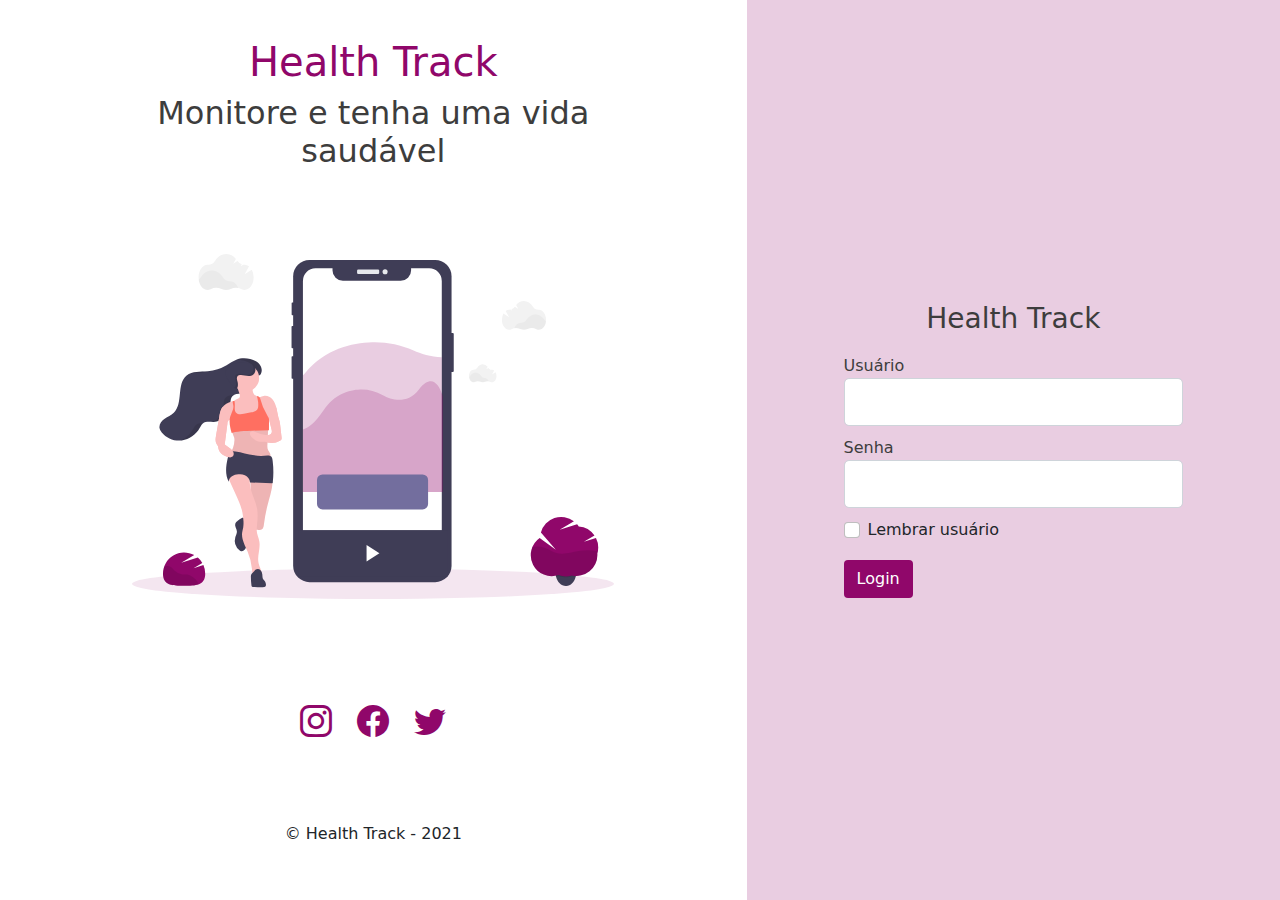
<file: src/index.html>
<!doctype html>
<html lang="pt-br">

<head>
    <meta charset="utf-8">
    <meta name="keywords" content="healthTrack, hands-on, fiap">
    <meta name="viewport" content="width=device-width, initial-scale=1">

    <!-- Bootstrap CSS -->
    <link href="css/bootstrap.min.css" rel="stylesheet">
    <link rel="stylesheet" href="https://cdn.jsdelivr.net/npm/bootstrap-icons@1.5.0/font/bootstrap-icons.css">

    <!-- Additional CSS -->
    <link href="css/healthTrack.colors.css" rel="stylesheet">
    <link href="css/healthTrack.metrics.css" rel="stylesheet">

    <title>Login - HealthTrack</title>
</head>

<body>
    <section class="container-fluid row p-0 m-0">
        <div class="col-md-7 ht-bg-white d-flex align-content-around justify-content-center flex-wrap">            
            <div class="col-md-8 col-sm-12 text-center">
                <h1 class="ht-primary ">Health Track</h1>
                <h2 class="ht-black">Monitore e tenha uma vida saudável</h2>
            </div>           
            <figure class="figure col-md-8 col-sm-12">
                <img src="img/svg/fitApp.svg" class="figure-img img-fluid"
                    alt="Mulher correndo ao lado de um smartphone com um app de saúde">
            </figure>            
            <div class="text-center col-md-8 col-sm-12">
                <i class="bi-instagram ht-primary ht-icon"></i>
                <i class="bi-facebook ht-primary ht-icon"></i>
                <i class="bi-twitter ht-primary ht-icon"></i>
            </div>
            <p class="text-center col-md-8 col-sm-12">© Health Track - 2021</p>
        </div>
        <div class="col-md-5 ht-bg-primary-light d-flex align-content-around justify-content-center flex-wrap">
            <form class="col-8" action="dashboard.html">
                <div class="row d-flex justify-content-center align-content-center">                    
                    <h3 class="ht-black col-md-8 text-center col-8">Health Track</h3>
                </div>
                <div class="form-group">
                    <label class="ht-black" for="username">Usuário</label>
                    <input type="text" class="form-control form-control-lg" id="username">
                </div>
                <div class="form-group">
                    <label class="ht-black" for="password">Senha</label>
                    <input type="password" class="form-control form-control-lg" id="password">
                </div>
                <div class="form-group">
                    <div class="form-check">
                        <input class="form-check-input" type="checkbox" id="gridCheck">
                        <label class="form-check-label" for="gridCheck">
                            Lembrar usuário
                        </label>
                    </div>
                </div>
                <button type="submit" class="btn ht-bg-primary ht-white mt-3">Login</button>
            </form>
        </div>
    </section>

    <script src="js/bootstrap.bundle.min.js"></script>
</body>

</html>
</file>
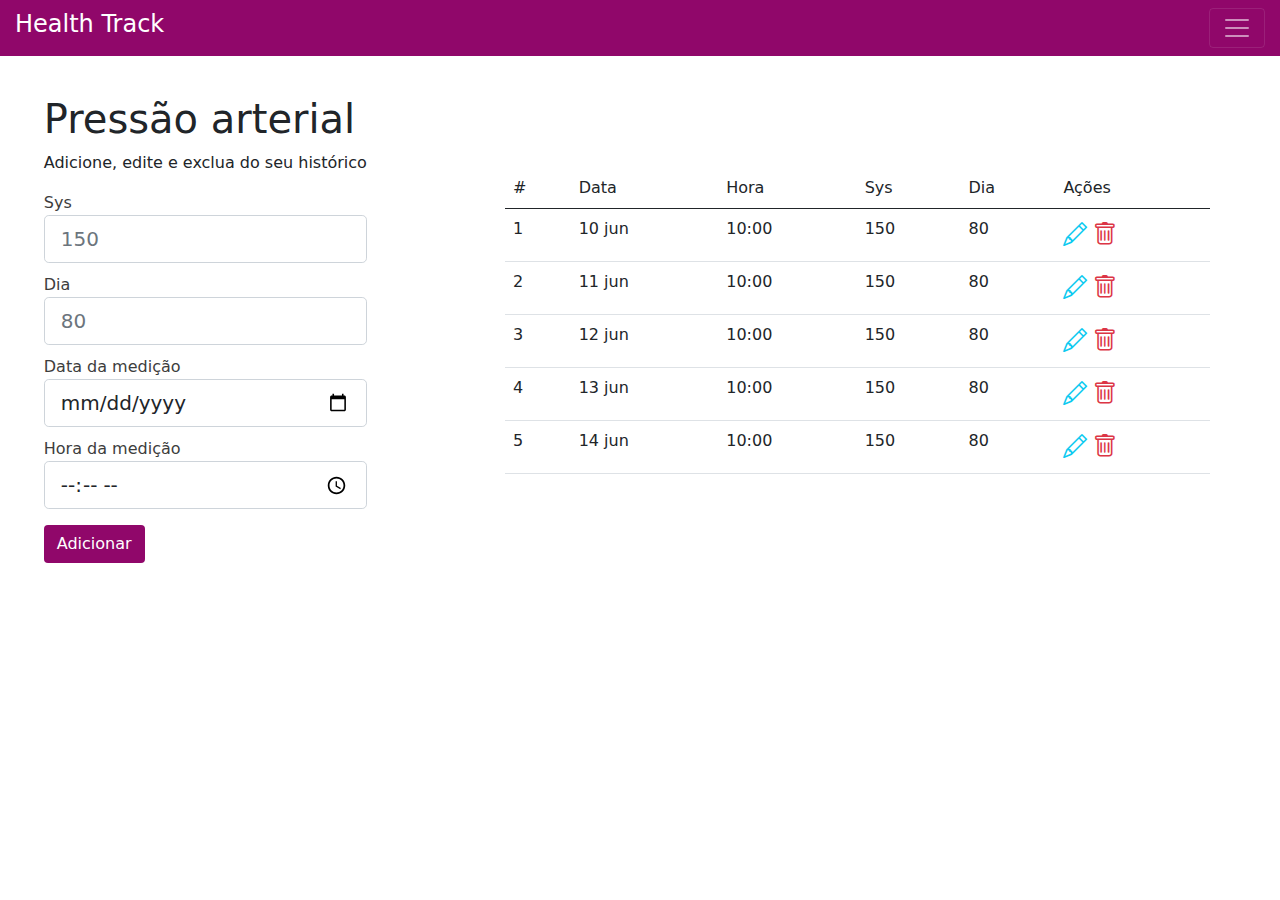
<file: src/bloodPressure.html>
<!doctype html>
<html lang="pt-br">

<head>
    <meta charset="utf-8">
    <meta name="keywords" content="healthTrack, hands-on, fiap">
    <meta name="viewport" content="width=device-width, initial-scale=1">

    <!-- Bootstrap CSS -->
    <link href="css/bootstrap.min.css" rel="stylesheet">
    <link rel="stylesheet" href="https://cdn.jsdelivr.net/npm/bootstrap-icons@1.5.0/font/bootstrap-icons.css">

    <!-- Additional CSS -->
    <link href="css/healthTrack.colors.css" rel="stylesheet">
    <link href="css/healthTrack.metrics.css" rel="stylesheet">

    <title>Relatório - HealthTrack</title>
</head>

<body>
    <section class="container-fluid row p-0 m-0">
        <div class="pos-f-t p-0 m-0">
            <div class="collapse" id="navbarToggleExternalContent">
                <div class="ht-bg-primary p-4">
                    <h5 class="text-white h4">Menu</h5>
                    <tr>
                        <td><a class="text-white menu-item p-1" href="weight.html">Pesos</a></td>
                        <td><a class="text-white menu-item p-1" href="bloodPressure.html">Pressão Arterial</a></td>
                        <td><a class="text-white menu-item p-1" href="goals.html">Metas</a></td>
                        <td><a class="text-white menu-item p-1" href="report.html">Relatório</a></td>
                        <td><a class="text-white menu-item p-1" href="index.html">Sair</a></td>
                    </tr>
                </div>
            </div>
            <nav class="navbar navbar-dark ht-bg-primary">
                <a href="dashboard.html">
                    <h2 class="ht-white">Health Track</h2>
                </a>
                <button class="navbar-toggler" type="button" data-toggle="collapse"
                    data-target="#navbarToggleExternalContent" aria-controls="navbarToggleExternalContent"
                    aria-expanded="false" aria-label="Toggle navigation">
                    <span class="navbar-toggler-icon"></span>
                </button>
            </nav>
            <div class="row h-50 mt-5">
                <div class="col-md-4 h-100 d-flex align-content-center justify-content-center flex-wrap">
                    <div>
                        <h1>Pressão arterial</h1>
                        <p>Adicione, edite e exclua do seu histórico</p>
                        <div>
                            <form class="col-12" action="#">
                                <div class="form-group">
                                    <label class="ht-black" for="sys">Sys</label>
                                    <input type="number" class="form-control form-control-lg" id="sys"
                                        placeholder="150">
                                </div>
                                <div class="form-group">
                                    <label class="ht-black" for="dia">Dia</label>
                                    <input type="number" class="form-control form-control-lg" id="dia"
                                        placeholder="80">
                                </div>                                
                                <div class="form-group">
                                    <label class="ht-black" for="date">Data da medição</label>
                                    <input type="date" class="form-control form-control-lg" id="date">
                                </div>
                                <div class="form-group">
                                    <label class="ht-black" for="date">Hora da medição</label>
                                    <input type="time" class="form-control form-control-lg" id="date">
                                </div>
                                <button type="submit" class="btn ht-bg-primary ht-white mt-3">Adicionar</button>
                            </form>

                        </div>
                    </div>
                </div>
                <div class="col-md-8 h-100 d-flex align-content-around justify-content-center flex-wrap">
                    <div class="table-responsive col-12 col-md-10">
                        <table class="table ">
                            <thead>
                                <td>#</td>
                                <td>Data</td>
                                <td>Hora</td>
                                <td>Sys</td>
                                <td>Dia</td>
                                <td>Ações</td>
                            </thead>
                            <tbody>
                                <tr>
                                    <td>1</td>
                                    <td>10 jun</td>
                                    <td>10:00</td>
                                    <td>150</td>
                                    <td>80</td>
                                    <td>
                                        <i class="bi-pencil text-info fs-4"></i>
                                        <i class="bi-trash text-danger fs-4"></i>
                                    </td>
                                </tr>
                                <tr>
                                    <td>2</td>
                                    <td>11 jun</td>
                                    <td>10:00</td>
                                    <td>150</td>
                                    <td>80</td>
                                    <td>
                                        <i class="bi-pencil text-info fs-4"></i>
                                        <i class="bi-trash text-danger fs-4"></i>
                                    </td>
                                </tr>
                                <tr>
                                    <td>3</td>
                                    <td>12 jun</td>
                                    <td>10:00</td>
                                    <td>150</td>
                                    <td>80</td>
                                    <td>
                                        <i class="bi-pencil text-info fs-4"></i>
                                        <i class="bi-trash text-danger fs-4"></i>
                                    </td>
                                </tr>
                                <tr>
                                    <td>4</td>
                                    <td>13 jun</td>
                                    <td>10:00</td>
                                    <td>150</td>
                                    <td>80</td>
                                    <td>
                                        <i class="bi-pencil text-info fs-4"></i>
                                        <i class="bi-trash text-danger fs-4"></i>
                                    </td>
                                </tr>
                                <tr>
                                    <td>5</td>
                                    <td>14 jun</td>
                                    <td>10:00</td>
                                    <td>150</td>
                                    <td>80</td>
                                    <td>
                                        <i class="bi-pencil text-info fs-4"></i>
                                        <i class="bi-trash text-danger fs-4"></i>
                                    </td>
                                </tr>
                            </tbody>
                        </table>
                    </div>

                </div>
            </div>

        </div>
    </section>

    <script src="https://code.jquery.com/jquery-3.5.1.slim.min.js"
        integrity="sha384-DfXdz2htPH0lsSSs5nCTpuj/zy4C+OGpamoFVy38MVBnE+IbbVYUew+OrCXaRkfj"
        crossorigin="anonymous"></script>
    <script src="https://cdn.jsdelivr.net/npm/bootstrap@4.6.0/dist/js/bootstrap.bundle.min.js"
        integrity="sha384-Piv4xVNRyMGpqkS2by6br4gNJ7DXjqk09RmUpJ8jgGtD7zP9yug3goQfGII0yAns"
        crossorigin="anonymous"></script>
</body>

</html>
</file>
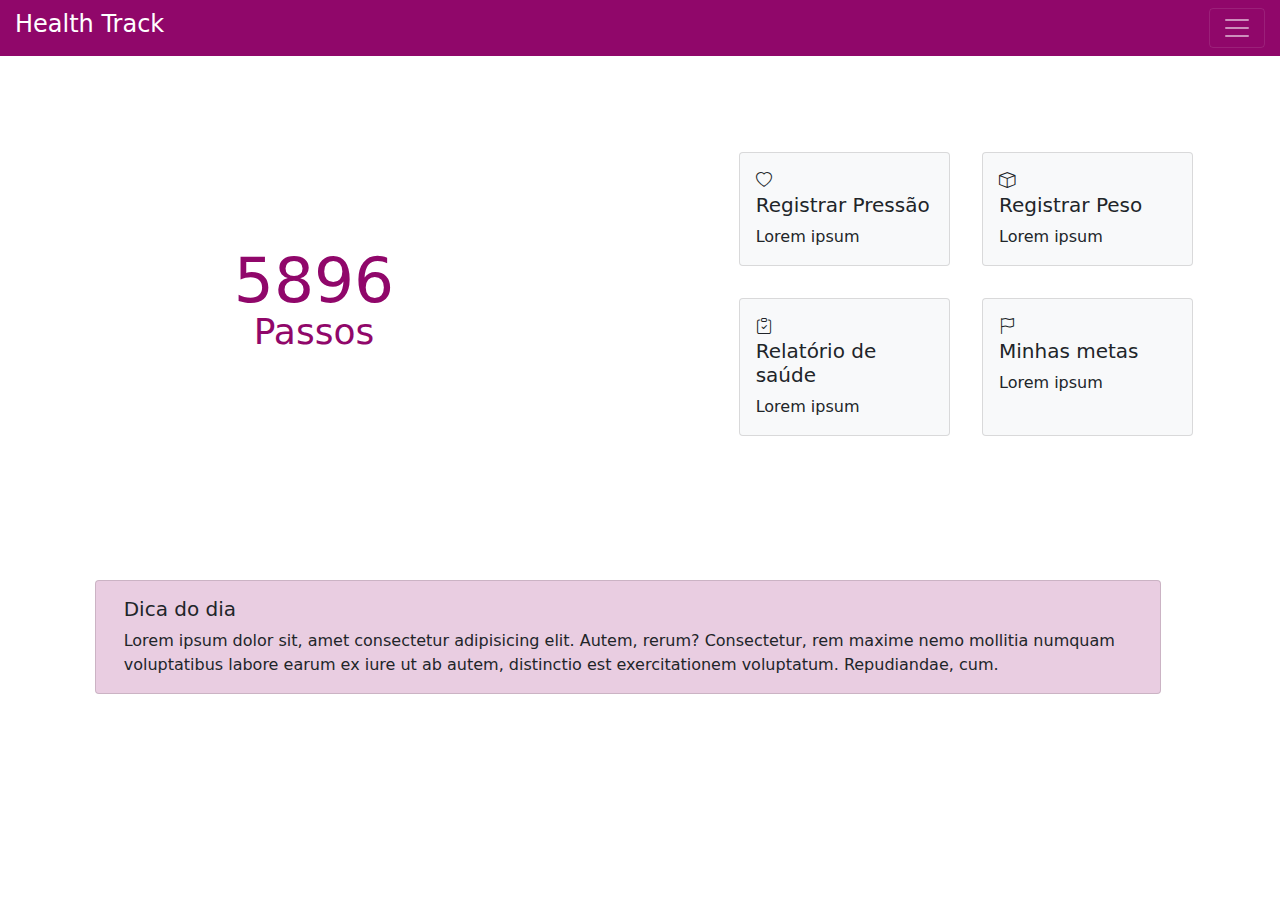
<file: src/dashboard.html>
<!doctype html>
<html lang="pt-br">

<head>
    <meta charset="utf-8">
    <meta name="keywords" content="healthTrack, hands-on, fiap">
    <meta name="viewport" content="width=device-width, initial-scale=1">

    <!-- Bootstrap CSS -->
    <link href="css/bootstrap.min.css" rel="stylesheet">
    <link rel="stylesheet" href="https://cdn.jsdelivr.net/npm/bootstrap-icons@1.5.0/font/bootstrap-icons.css">

    <!-- Additional CSS -->
    <link href="css/healthTrack.colors.css" rel="stylesheet">
    <link href="css/healthTrack.metrics.css" rel="stylesheet">
    <link href="css/progress.component.css" rel="stylesheet">

    <title>Dashboard - HealthTrack</title>
</head>

<body>
    <section class="container-fluid row p-0 m-0">
        <div class="pos-f-t p-0 m-0">
            <div class="collapse" id="navbarToggleExternalContent">
                <div class="ht-bg-primary p-4">
                    <h5 class="text-white h4">Menu</h5>
                    <tr>
                        <td><a class="text-white menu-item p-1" href="weight.html">Pesos</a></td>
                        <td><a class="text-white menu-item p-1" href="bloodPressure.html">Pressão Arterial</a></td>
                        <td><a class="text-white menu-item p-1" href="goals.html">Metas</a></td>
                        <td><a class="text-white menu-item p-1" href="report.html">Relatório</a></td>
                        <td><a class="text-white menu-item p-1" href="index.html">Sair</a></td>
                    </tr>
                </div>
            </div>
            <nav class="navbar navbar-dark ht-bg-primary">
                <a href="dashboard.html">
                    <h2 class="ht-white">Health Track</h2>
                </a>                
                <button class="navbar-toggler" type="button" data-toggle="collapse"
                    data-target="#navbarToggleExternalContent" aria-controls="navbarToggleExternalContent"
                    aria-expanded="false" aria-label="Toggle navigation">
                    <span class="navbar-toggler-icon"></span>
                </button>
            </nav>
            <div class="row">
                <div class="col-md-6 d-flex align-content-around justify-content-center flex-wrap">
                    <div class="p-5">
                        <div class="progress primary">
                            <span class="progress-left">
                                <span class="progress-bar"></span>
                            </span>
                            <span class="progress-right">
                                <span class="progress-bar"></span>
                            </span>
                            <div class="progress-value">
                                <div>
                                    <h5>5896</h5>
                                    <span>Passos</span>
                                </div>
                            </div>
                        </div>
                    </div>
                </div>
                <div class="col-md-6 d-flex align-content-center justify-content-center flex-wrap">
                    <a href="bloodPressure.html" class="card text-dark bg-light m-3 col-8 col-md-4">
                        <div class="card-body">
                            <div class="row">
                                <i class="bi-heart"></i>
                                <h5 class="card-title">Registrar Pressão</h5>
                            </div>
                            <p class="card-text">Lorem ipsum</p>
                        </div>
                    </a>
                    <a href="weight.html" class="card text-dark bg-light m-3 col-8 col-md-4">
                        <div class="card-body">
                            <div class="row">
                                <i class="bi-box"></i>
                                <h5 class="card-title">Registrar Peso</h5>
                            </div>
                            <p class="card-text">Lorem ipsum</p>
                        </div>
                    </a>
                    <a href="report.html" class="card text-dark bg-light m-3 col-8 col-md-4">
                        <div class="card-body">
                            <div class="row">
                                <i class="bi-clipboard-check"></i>
                                <h5 class="card-title">Relatório de saúde</h5>
                            </div>
                            <p class="card-text">Lorem ipsum</p>
                        </div>
                    </a>
                    <a href="goals.html" class="card text-dark bg-light m-3 col-8 col-md-4">
                        <div class="card-body">
                            <div class="row">
                                <i class="bi-flag"></i>
                                <h5 class="card-title">Minhas metas</h5>
                            </div>
                            <p class="card-text">Lorem ipsum</p>
                        </div>
                    </a>
                </div>
                <div class="row d-flex justify-content-center mt-5">
                    <div class="card text-dark ht-bg-primary-light col-md-10">
                        <div class="card-body">
                            <h5 class="card-title">Dica do dia</h5>
                            <p class="card-text">Lorem ipsum dolor sit, amet consectetur adipisicing elit. Autem, rerum?
                                Consectetur, rem maxime nemo mollitia numquam voluptatibus labore earum ex iure ut ab
                                autem, distinctio est exercitationem voluptatum. Repudiandae, cum.</p>
                        </div>
                    </div>
                </div>
            </div>

        </div>
    </section>

    <script src="https://code.jquery.com/jquery-3.5.1.slim.min.js"
        integrity="sha384-DfXdz2htPH0lsSSs5nCTpuj/zy4C+OGpamoFVy38MVBnE+IbbVYUew+OrCXaRkfj"
        crossorigin="anonymous"></script>
    <script src="https://cdn.jsdelivr.net/npm/bootstrap@4.6.0/dist/js/bootstrap.bundle.min.js"
        integrity="sha384-Piv4xVNRyMGpqkS2by6br4gNJ7DXjqk09RmUpJ8jgGtD7zP9yug3goQfGII0yAns"
        crossorigin="anonymous"></script>
</body>

</html>
</file>
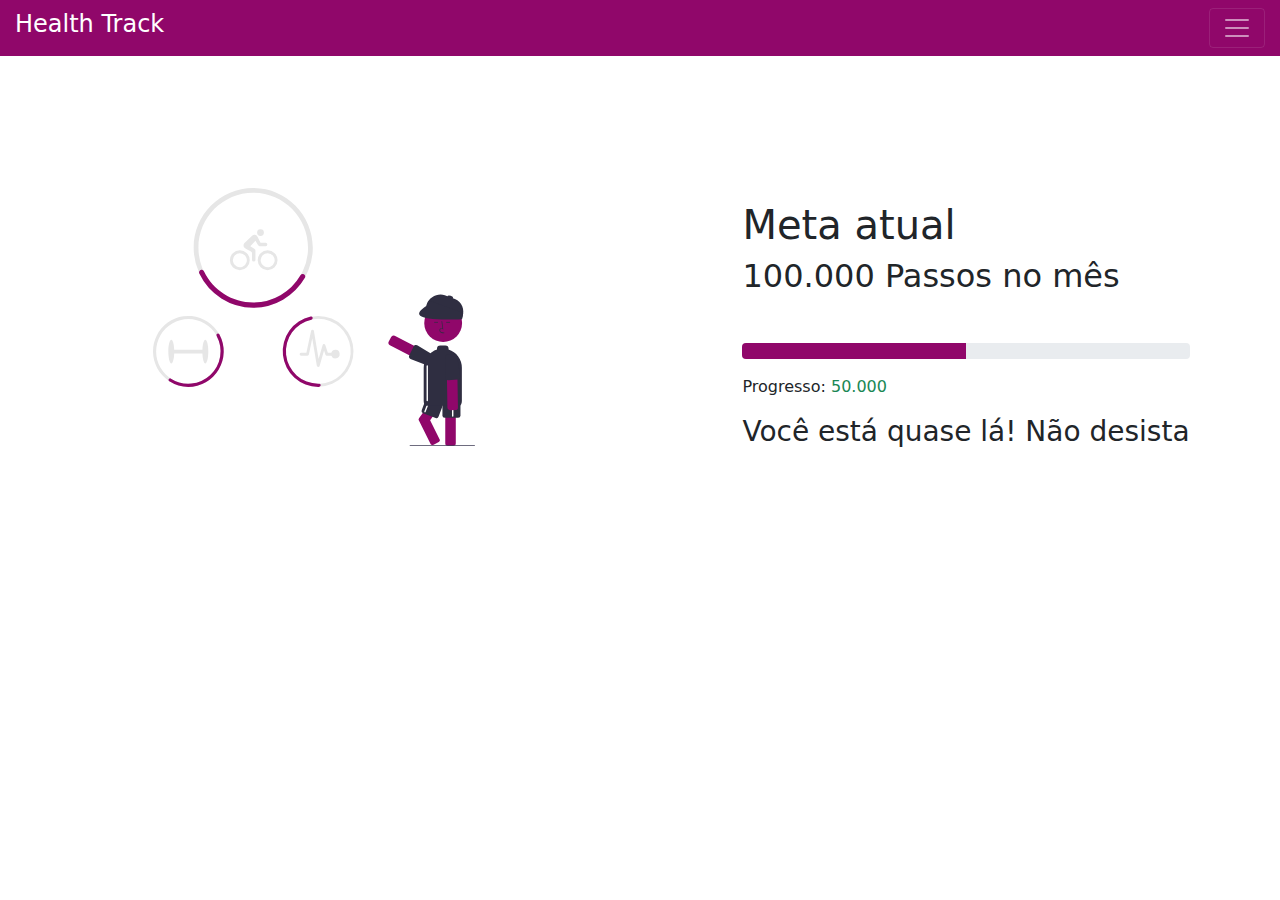
<file: src/goals.html>
<!doctype html>
<html lang="pt-br">

<head>
    <meta charset="utf-8">
    <meta name="keywords" content="healthTrack, hands-on, fiap">
    <meta name="viewport" content="width=device-width, initial-scale=1">

    <!-- Bootstrap CSS -->
    <link href="css/bootstrap.min.css" rel="stylesheet">
    <link rel="stylesheet" href="https://cdn.jsdelivr.net/npm/bootstrap-icons@1.5.0/font/bootstrap-icons.css">

    <!-- Additional CSS -->
    <link href="css/healthTrack.colors.css" rel="stylesheet">
    <link href="css/healthTrack.metrics.css" rel="stylesheet">

    <title>Metas - HealthTrack</title>
</head>

<body>
    <section class="container-fluid row p-0 m-0">
        <div class="pos-f-t p-0 m-0">
            <div class="collapse" id="navbarToggleExternalContent">
                <div class="ht-bg-primary p-4">
                    <h5 class="text-white h4">Menu</h5>
                    <tr>
                        <td><a class="text-white menu-item p-1" href="weight.html">Pesos</a></td>
                        <td><a class="text-white menu-item p-1" href="bloodPressure.html">Pressão Arterial</a></td>
                        <td><a class="text-white menu-item p-1" href="goals.html">Metas</a></td>
                        <td><a class="text-white menu-item p-1" href="report.html">Relatório</a></td>
                        <td><a class="text-white menu-item p-1" href="index.html">Sair</a></td>
                    </tr>
                </div>
            </div>
            <nav class="navbar navbar-dark ht-bg-primary">
               <a href="dashboard.html">
                    <h2 class="ht-white">Health Track</h2>
                </a> 
                <button class="navbar-toggler" type="button" data-toggle="collapse"
                    data-target="#navbarToggleExternalContent" aria-controls="navbarToggleExternalContent"
                    aria-expanded="false" aria-label="Toggle navigation">
                    <span class="navbar-toggler-icon"></span>
                </button>
            </nav>
            <div class="row h-50 mt-5">
                <div class="col-md-6 h-100 d-flex align-content-around justify-content-center flex-wrap">
                    <figure class="figure col-md-8 col-sm-12 p-5">
                        <img src="img/svg/goals.svg" class="figure-img img-fluid"
                            alt="Homem ao lado de um aplicativo com metas">
                    </figure>
                </div>
                <div class="col-md-6 h-100 d-flex align-content-center justify-content-center flex-wrap">
                    <div>
                        <h1>Meta atual</h1>
                        <h2>100.000 Passos no mês</h2>
                        <div class="progress mt-5">
                            <div class="progress-bar ht-bg-primary" role="progressbar" style="width: 50%"
                                aria-valuenow="75" aria-valuemin="0" aria-valuemax="100"></div>
                        </div>
                        <p class="mt-3">Progresso: <span class="text-success">50.000</span></p>
                        <h3>Você está quase lá! Não desista</h3>
                    </div>

                </div>
            </div>

        </div>
    </section>

    <script src="https://code.jquery.com/jquery-3.5.1.slim.min.js"
        integrity="sha384-DfXdz2htPH0lsSSs5nCTpuj/zy4C+OGpamoFVy38MVBnE+IbbVYUew+OrCXaRkfj"
        crossorigin="anonymous"></script>
    <script src="https://cdn.jsdelivr.net/npm/bootstrap@4.6.0/dist/js/bootstrap.bundle.min.js"
        integrity="sha384-Piv4xVNRyMGpqkS2by6br4gNJ7DXjqk09RmUpJ8jgGtD7zP9yug3goQfGII0yAns"
        crossorigin="anonymous"></script>
</body>

</html>
</file>
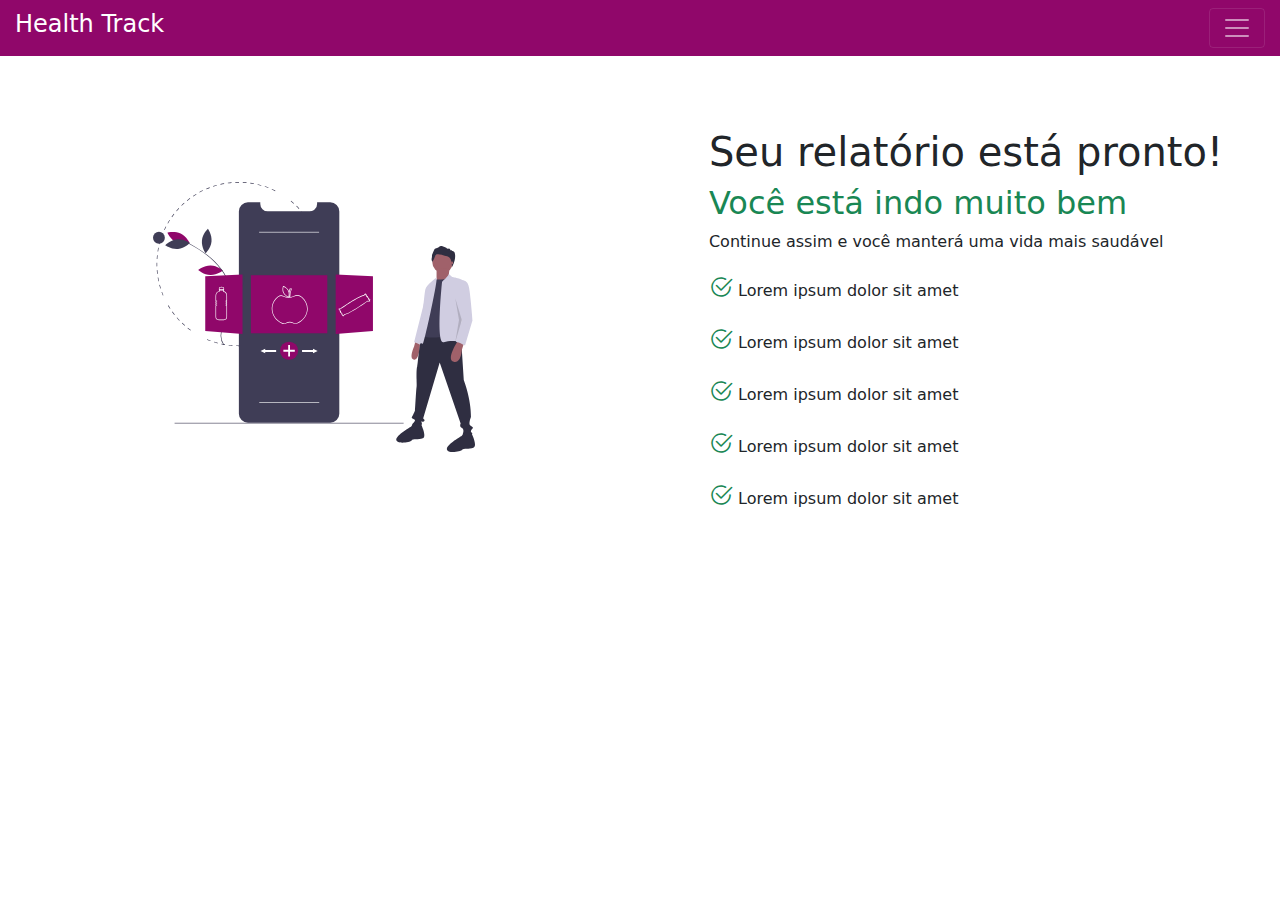
<file: src/report.html>
<!doctype html>
<html lang="pt-br">

<head>
    <meta charset="utf-8">
    <meta name="keywords" content="healthTrack, hands-on, fiap">
    <meta name="viewport" content="width=device-width, initial-scale=1">

    <!-- Bootstrap CSS -->
    <link href="css/bootstrap.min.css" rel="stylesheet">
    <link rel="stylesheet" href="https://cdn.jsdelivr.net/npm/bootstrap-icons@1.5.0/font/bootstrap-icons.css">

    <!-- Additional CSS -->
    <link href="css/healthTrack.colors.css" rel="stylesheet">
    <link href="css/healthTrack.metrics.css" rel="stylesheet">

    <title>Relatório - HealthTrack</title>
</head>

<body>
    <section class="container-fluid row p-0 m-0">
        <div class="pos-f-t p-0 m-0">
            <div class="collapse" id="navbarToggleExternalContent">
                <div class="ht-bg-primary p-4">
                    <h5 class="text-white h4">Menu</h5>
                    <tr>
                        <td><a class="text-white menu-item p-1" href="weight.html">Pesos</a></td>
                        <td><a class="text-white menu-item p-1" href="bloodPressure.html">Pressão Arterial</a></td>
                        <td><a class="text-white menu-item p-1" href="goals.html">Metas</a></td>
                        <td><a class="text-white menu-item p-1" href="report.html">Relatório</a></td>
                        <td><a class="text-white menu-item p-1" href="index.html">Sair</a></td>
                    </tr>
                </div>
            </div>
            <nav class="navbar navbar-dark ht-bg-primary">
               <a href="dashboard.html">
                    <h2 class="ht-white">Health Track</h2>
                </a> 
                <button class="navbar-toggler" type="button" data-toggle="collapse"
                    data-target="#navbarToggleExternalContent" aria-controls="navbarToggleExternalContent"
                    aria-expanded="false" aria-label="Toggle navigation">
                    <span class="navbar-toggler-icon"></span>
                </button>
            </nav>
            <div class="row h-50 mt-5">
                <div class="col-md-6 h-100 d-flex align-content-around justify-content-center flex-wrap">
                    <figure class="figure col-md-8 col-sm-12 p-5">
                        <img src="img/svg/metrics.svg" class="figure-img img-fluid"
                            alt="Homem ao lado de um aplicativo com metas">
                    </figure>
                </div>
                <div class="col-md-6 h-100 d-flex align-content-center justify-content-center flex-wrap">
                    <div>
                        <h1>Seu relatório está pronto!</h1>
                        <h2 class="text-success">Você está indo muito bem</h2>
                        <p>Continue assim e você manterá uma vida mais saudável</p>
                        <div>
                            <p>
                                <i class="bi-check2-circle text-success fs-4"></i>
                                 Lorem ipsum dolor sit amet
                            </p>
                            <p>
                                <i class="bi-check2-circle text-success fs-4"></i>
                                Lorem ipsum dolor sit amet
                            </p>
                            <p>
                                <i class="bi-check2-circle text-success fs-4"></i>
                                Lorem ipsum dolor sit amet
                            </p>
                            <p>
                                <i class="bi-check2-circle text-success fs-4"></i>
                                Lorem ipsum dolor sit amet
                            </p>
                            <p>
                                <i class="bi-check2-circle text-success fs-4"></i>
                                Lorem ipsum dolor sit amet
                            </p>
                            
                        </div>                        
                    </div>

                </div>
            </div>

        </div>
    </section>

    <script src="https://code.jquery.com/jquery-3.5.1.slim.min.js"
        integrity="sha384-DfXdz2htPH0lsSSs5nCTpuj/zy4C+OGpamoFVy38MVBnE+IbbVYUew+OrCXaRkfj"
        crossorigin="anonymous"></script>
    <script src="https://cdn.jsdelivr.net/npm/bootstrap@4.6.0/dist/js/bootstrap.bundle.min.js"
        integrity="sha384-Piv4xVNRyMGpqkS2by6br4gNJ7DXjqk09RmUpJ8jgGtD7zP9yug3goQfGII0yAns"
        crossorigin="anonymous"></script>
</body>

</html>
</file>
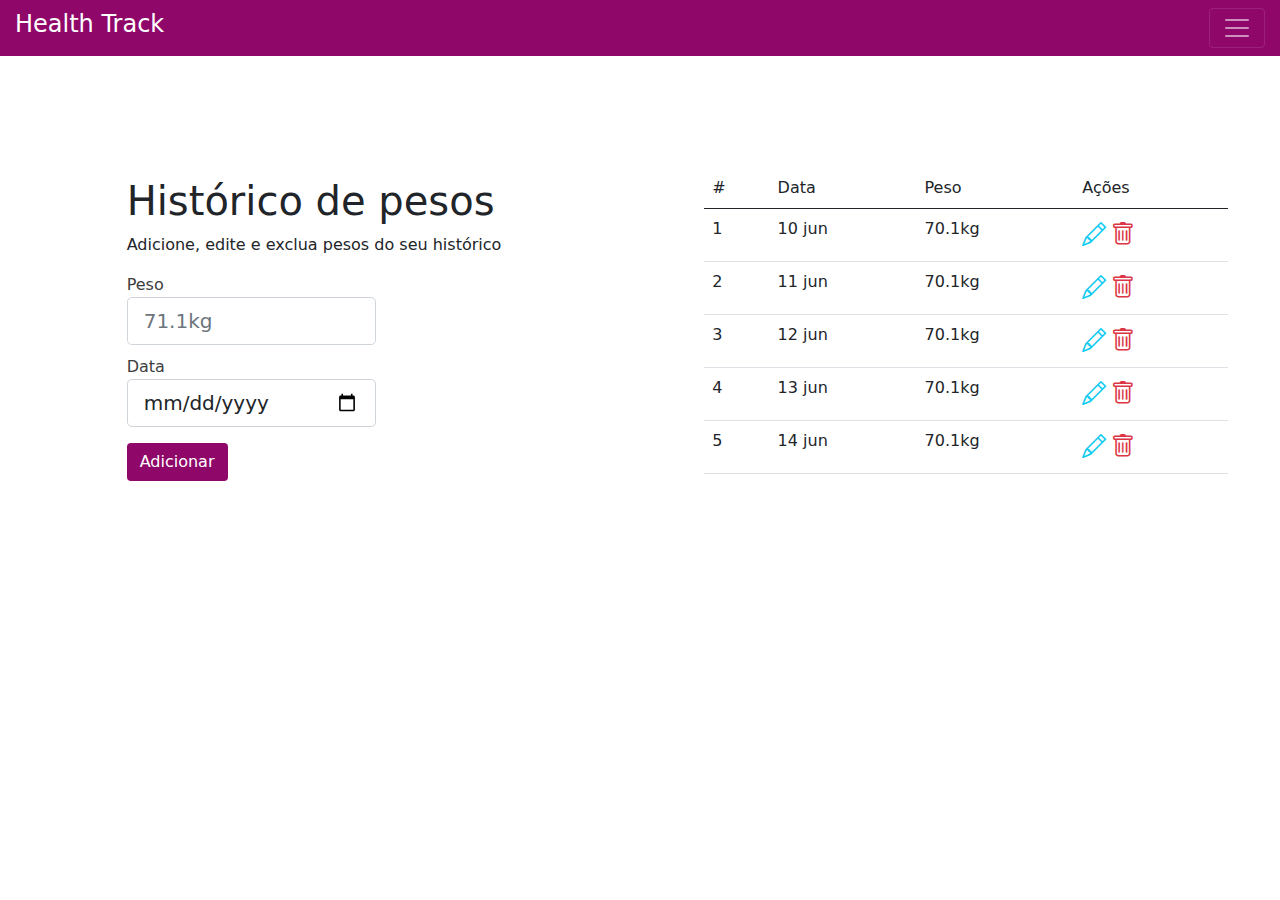
<file: src/weight.html>
<!doctype html>
<html lang="pt-br">

<head>
    <meta charset="utf-8">
    <meta name="keywords" content="healthTrack, hands-on, fiap">
    <meta name="viewport" content="width=device-width, initial-scale=1">

    <!-- Bootstrap CSS -->
    <link href="css/bootstrap.min.css" rel="stylesheet">
    <link rel="stylesheet" href="https://cdn.jsdelivr.net/npm/bootstrap-icons@1.5.0/font/bootstrap-icons.css">

    <!-- Additional CSS -->
    <link href="css/healthTrack.colors.css" rel="stylesheet">
    <link href="css/healthTrack.metrics.css" rel="stylesheet">

    <title>Relatório - HealthTrack</title>
</head>

<body>
    <section class="container-fluid row p-0 m-0">
        <div class="pos-f-t p-0 m-0">
            <div class="collapse" id="navbarToggleExternalContent">
                <div class="ht-bg-primary p-4">
                    <h5 class="text-white h4">Menu</h5>
                    <tr>
                        <td><a class="text-white menu-item p-1" href="weight.html">Pesos</a></td>
                        <td><a class="text-white menu-item p-1" href="bloodPressure.html">Pressão Arterial</a></td>
                        <td><a class="text-white menu-item p-1" href="goals.html">Metas</a></td>
                        <td><a class="text-white menu-item p-1" href="report.html">Relatório</a></td>
                        <td><a class="text-white menu-item p-1" href="index.html">Sair</a></td>
                    </tr>
                </div>
            </div>
            <nav class="navbar navbar-dark ht-bg-primary">
                <a href="dashboard.html">
                    <h2 class="ht-white">Health Track</h2>
                </a>
                <button class="navbar-toggler" type="button" data-toggle="collapse"
                    data-target="#navbarToggleExternalContent" aria-controls="navbarToggleExternalContent"
                    aria-expanded="false" aria-label="Toggle navigation">
                    <span class="navbar-toggler-icon"></span>
                </button>
            </nav>
            <div class="row h-50 mt-5">
                <div class="col-md-6 h-100 d-flex align-content-center justify-content-center flex-wrap">
                    <div>
                        <h1>Histórico de pesos</h1>
                        <p>Adicione, edite e exclua pesos do seu histórico</p>
                        <div>
                            <form class="col-8" action="#">
                                <div class="form-group">
                                    <label class="ht-black" for="weight">Peso</label>
                                    <input type="number" class="form-control form-control-lg" id="weight" placeholder="71.1kg">
                                </div>
                                <div class="form-group">
                                    <label class="ht-black" for="date">Data</label>
                                    <input type="date" class="form-control form-control-lg" id="date">
                                </div>
                                <button type="submit" class="btn ht-bg-primary ht-white mt-3">Adicionar</button>
                            </form>

                        </div>
                    </div>
                </div>
                <div class="col-md-6 h-100 d-flex align-content-around justify-content-center flex-wrap">
                    <div class="table-responsive col-12 col-md-10">
                        <table class="table ">
                            <thead>
                                <td>#</td>
                                <td>Data</td>
                                <td>Peso</td>
                                <td>Ações</td>
                            </thead>
                            <tbody>
                                <tr>
                                    <td>1</td>
                                    <td>10 jun</td>
                                    <td>70.1kg</td>
                                    <td>
                                        <i class="bi-pencil text-info fs-4"></i>
                                        <i class="bi-trash text-danger fs-4"></i>
                                    </td>
                                </tr>
                                <tr>
                                    <td>2</td>
                                    <td>11 jun</td>
                                    <td>70.1kg</td>
                                    <td>
                                        <i class="bi-pencil text-info fs-4"></i>
                                        <i class="bi-trash text-danger fs-4"></i>
                                    </td>
                                </tr>
                                <tr>
                                    <td>3</td>
                                    <td>12 jun</td>
                                    <td>70.1kg</td>
                                    <td>
                                        <i class="bi-pencil text-info fs-4"></i>
                                        <i class="bi-trash text-danger fs-4"></i>
                                    </td>
                                </tr>
                                <tr>
                                    <td>4</td>
                                    <td>13 jun</td>
                                    <td>70.1kg</td>
                                    <td>
                                        <i class="bi-pencil text-info fs-4"></i>
                                        <i class="bi-trash text-danger fs-4"></i>
                                    </td>
                                </tr>
                                <tr>
                                    <td>5</td>
                                    <td>14 jun</td>
                                    <td>70.1kg</td>
                                    <td>
                                        <i class="bi-pencil text-info fs-4"></i>
                                        <i class="bi-trash text-danger fs-4"></i>
                                    </td>
                                </tr>
                            </tbody>
                        </table>
                    </div>

                </div>
            </div>

        </div>
    </section>

    <script src="https://code.jquery.com/jquery-3.5.1.slim.min.js"
        integrity="sha384-DfXdz2htPH0lsSSs5nCTpuj/zy4C+OGpamoFVy38MVBnE+IbbVYUew+OrCXaRkfj"
        crossorigin="anonymous"></script>
    <script src="https://cdn.jsdelivr.net/npm/bootstrap@4.6.0/dist/js/bootstrap.bundle.min.js"
        integrity="sha384-Piv4xVNRyMGpqkS2by6br4gNJ7DXjqk09RmUpJ8jgGtD7zP9yug3goQfGII0yAns"
        crossorigin="anonymous"></script>
</body>

</html>
</file>
<file: src/css/healthTrack.colors.css>
/* Health Track - Colors */

.ht-primary {
    color: #90076A;
}

.ht-secondary {
    color: #D8A5C9;
}

.ht-primary-light {
    color: #E9CDE1;
}

.ht-success {
    color: #02681F;
}

.ht-black {
    color: #3D3D3D;
}

.ht-white {
    color: #FFFFFF;
}

.ht-blue {
    color: #174995;
}

.ht-red {
    color: #B00909;
}

/* Health Track - Background Colors */

.ht-bg-primary {
    background-color: #90076A;
}

.ht-bg-secondary {
    background-color: #D8A5C9;
}

.ht-bg-primary-light {
    background-color: #E9CDE1;
}

.ht-bg-success {
    background-color: #02681F;
}

.ht-bg-black {
    background-color: #3D3D3D;
}

.ht-bg-white {
    background-color: #FFFFFF;
}

.ht-bg-blue {
    background-color: #174995;
}

.ht-bg-red {
    background-color: #B00909;
}
</file>
<file: src/css/healthTrack.metrics.css>
/* Health Track - Global metrics */

/* html, body, section, i, span, h5 {
    margin: 0 !important;
    padding: 0 !important;
} */

*, *::after, *::before {
    margin: 0;
    padding: 0;
    box-sizing: border-box;
}

section {
    height: 100vh;
}

a {
    all: unset;
}

.menu-item:hover, .menu-item:focus, .menu-item:active {
    border-bottom: white 1px solid;
}

nav {
    padding: 15px;
}

nav h2 {
    font-size: 1.5rem;
}

form div {
    margin-top: 10px;
}

.ht-subtitle {
    font-size: 1.5rem;
}

.ht-icon {
    font-size: 2rem;
    padding: 10px;
}
</file>
<file: src/css/progress.component.css>
.mt-100 {
    margin-top: 200px
}

.progress {
    width: 40vh;
    height: 40vh !important;
    float: left;
    line-height: 40vh;
    background: none;
    margin: 10px;
    box-shadow: none;
    position: relative
}

.progress:after {
    content: "";
    width: 100%;
    height: 100%;
    border-radius: 50%;
    border: 12px solid #fff;
    position: absolute;
    top: 0;
    left: 0
}

.progress>span {
    width: 50%;
    height: 100%;
    overflow: hidden;
    position: absolute;
    top: 0;
    z-index: 1
}

.progress .progress-left {
    left: 0
}

.progress .progress-bar {
    width: 100%;
    height: 100%;
    background: none;
    border-width: 1rem;
    border-style: solid;
    position: absolute;
    top: 0
}

.progress .progress-left .progress-bar {
    left: 100%;
    border-top-right-radius: 50vh;
    border-bottom-right-radius: 50vh;
    border-left: 0;
    -webkit-transform-origin: center left;
    transform-origin: center left
}

.progress .progress-right {
    right: 0
}

.progress .progress-right .progress-bar {
    left: -100%;
    border-top-left-radius: 40vh;
    border-bottom-left-radius: 40vh;
    border-right: 0;
    -webkit-transform-origin: center right;
    transform-origin: center right;
    animation: loading-1 1.8s linear forwards
}

.progress .progress-value {
    width: 40vh;
    height: 40vh;
    border-radius: 15vh;    
    color: #90076A;
    line-height: 10px;
    text-align: center; 
    padding: 5vh !important;   
    display: flex;
    flex-direction: column;
    align-items: center;
    justify-content: space-around;
}

.progress .progress-value div h5 {   
    font-size: 7vh;     
}

.progress .progress-value div span {   
    font-size: 4vh;     
}


.progress.blue .progress-bar {
    border-color: #049dff
}

.progress.blue .progress-left .progress-bar {
    animation: loading-2 1.5s linear forwards 1.8s
}

.progress.primary .progress-bar {
    border-color: #90076A
}

.progress.primary .progress-left .progress-bar {
    animation: loading-2 1.5s linear forwards 1.8s
}

.progress.yellow .progress-bar {
    border-color: #fdba04
}

.progress.yellow .progress-right .progress-bar {
    animation: loading-3 1.8s linear forwards
}

.progress.yellow .progress-left .progress-bar {
    animation: none
}

@keyframes loading-1 {
    0% {
        -webkit-transform: rotate(0deg);
        transform: rotate(0deg)
    }

    100% {
        -webkit-transform: rotate(180deg);
        transform: rotate(180deg)
    }
}

@keyframes loading-2 {
    0% {
        -webkit-transform: rotate(0deg);
        transform: rotate(0deg)
    }

    100% {
        -webkit-transform: rotate(144deg);
        transform: rotate(144deg)
    }
}

@keyframes loading-3 {
    0% {
        -webkit-transform: rotate(0deg);
        transform: rotate(0deg)
    }

    100% {
        -webkit-transform: rotate(135deg);
        transform: rotate(135deg)
    }
}
</file>
